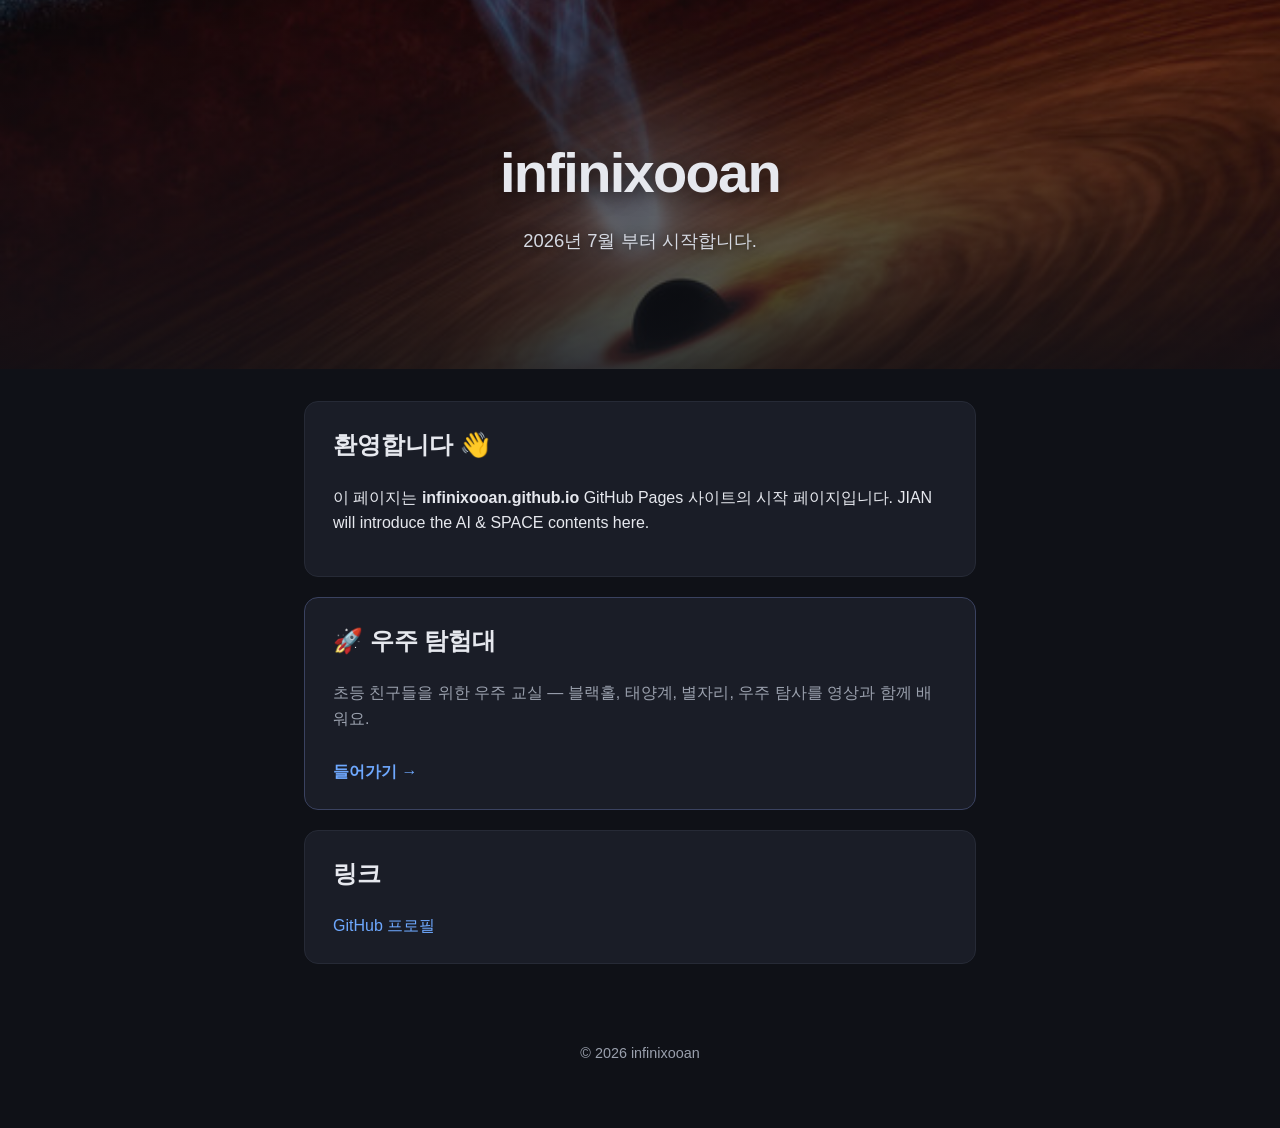
<file: index.html>
<!DOCTYPE html>
<html lang="ko">
<head>
  <meta charset="UTF-8" />
  <meta name="viewport" content="width=device-width, initial-scale=1.0" />
  <title>infinixooan</title>
  <link rel="stylesheet" href="style.css" />
</head>
<body>
  <header class="hero">
    <div class="hero__overlay"></div>
    <div class="hero__content">
      <h1>infinixooan</h1> 
      <p class="tagline">2026년 7월 부터 시작합니다.</p>
    </div>
  </header>

  <main>
    <section class="card">
      <h2>환영합니다 👋</h2>
      <p>
        이 페이지는 <strong>infinixooan.github.io</strong> GitHub Pages 사이트의
        시작 페이지입니다. 
        JIAN will introduce the AI & SPACE contents here.
      </p>
    </section>

    <a class="card card--app" href="space/">
      <h2>🚀 우주 탐험대</h2>
      <p>초등 친구들을 위한 우주 교실 — 블랙홀, 태양계, 별자리, 우주 탐사를 영상과 함께 배워요.</p>
      <span class="card__cta">들어가기 →</span>
    </a>

    <section class="card">
      <h2>링크</h2>
      <ul class="links">
        <li><a href="https://github.com/infinixooan-web">GitHub 프로필</a></li>
      </ul>
    </section>
  </main>

  <footer>
    <p>© <span id="year"></span> infinixooan</p>
  </footer>

  <script src="main.js"></script>
</body>
</html>
</file>
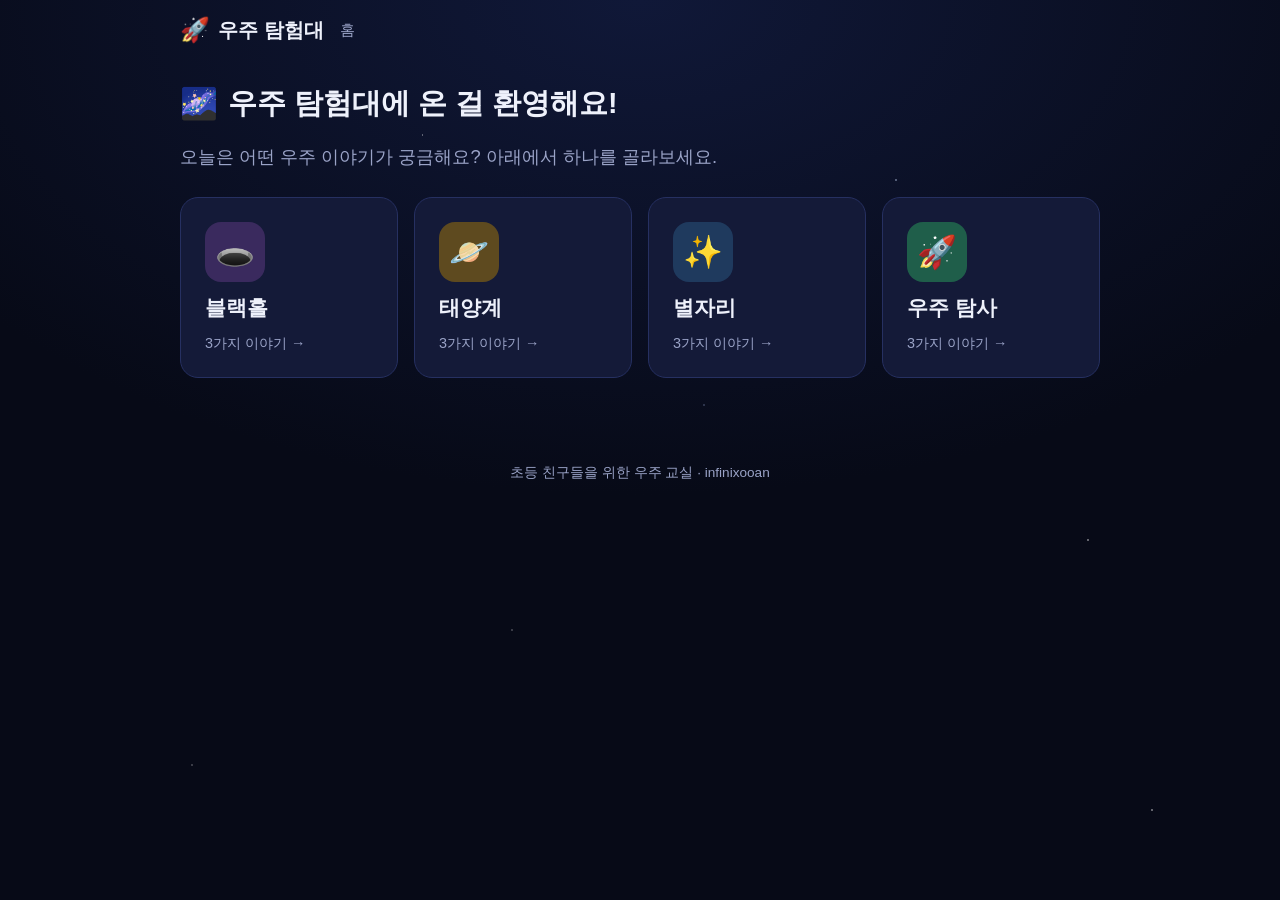
<file: space/index.html>
<!DOCTYPE html>
<html lang="ko">
<head>
<meta charset="UTF-8" />
<meta name="viewport" content="width=device-width, initial-scale=1.0" />
<title>우주 탐험대 · 초등 우주 교실</title>
<link rel="stylesheet" href="app.css" />
</head>
<body>
  <div class="stars" aria-hidden="true"></div>

  <header class="topbar">
    <button id="homeBtn" class="brand" type="button">
      <span class="brand__logo">🚀</span>
      <span class="brand__name">우주 탐험대</span>
    </button>
    <nav id="crumb" class="crumb" aria-label="현재 위치"></nav>
  </header>

  <main id="view" class="view"></main>

  <footer class="foot">
    <p>초등 친구들을 위한 우주 교실 · infinixooan</p>
  </footer>

  <script src="app.js"></script>
</body>
</html>
</file>
<file: style.css>
:root {
  --bg: #0f1117;
  --card: #1a1d27;
  --text: #e6e8ee;
  --muted: #9aa0ad;
  --accent: #6ea8fe;
}

* { box-sizing: border-box; }

body {
  margin: 0;
  font-family: -apple-system, "Segoe UI", Roboto, "Malgun Gothic", sans-serif;
  background: var(--bg);
  color: var(--text);
  line-height: 1.6;
}

.hero {
  position: relative;
  text-align: center;
  padding: 8rem 1.5rem 6rem;
  background-image: url("main-photo.jpg");
  background-size: cover;
  background-position: center;
  overflow: hidden;
}

.hero__overlay {
  position: absolute;
  inset: 0;
  background: linear-gradient(180deg, rgba(15, 17, 23, 0.35) 0%, rgba(15, 17, 23, 0.85) 100%);
}

.hero__content {
  position: relative;
  z-index: 1;
}

.hero h1 {
  margin: 0;
  font-size: 3.5rem;
  letter-spacing: -0.03em;
  text-shadow: 0 2px 20px rgba(0, 0, 0, 0.6);
}

.tagline {
  color: #d5d9e2;
  margin-top: 0.5rem;
  font-size: 1.15rem;
  text-shadow: 0 1px 10px rgba(0, 0, 0, 0.6);
}

main {
  max-width: 720px;
  margin: 0 auto;
  padding: 2rem 1.5rem;
  display: grid;
  gap: 1.25rem;
}

.card {
  background: var(--card);
  border: 1px solid #262a36;
  border-radius: 14px;
  padding: 1.5rem 1.75rem;
}

.card h2 { margin-top: 0; }

.card--app {
  display: block;
  text-decoration: none;
  color: var(--text);
  border-color: #3a4260;
  transition: transform 0.15s, border-color 0.15s, background 0.15s;
}
.card--app:hover {
  transform: translateY(-3px);
  border-color: var(--accent);
  background: #1f2436;
}
.card--app p { color: var(--muted); }
.card__cta {
  display: inline-block;
  margin-top: 0.75rem;
  color: var(--accent);
  font-weight: 600;
}

.links { list-style: none; padding: 0; margin: 0; }

.links a {
  color: var(--accent);
  text-decoration: none;
}

.links a:hover { text-decoration: underline; }

footer {
  text-align: center;
  color: var(--muted);
  padding: 2rem 1rem 3rem;
  font-size: 0.9rem;
}
</file>
<file: space/app.css>
:root {
  --bg: #070a17;
  --bg2: #0e1330;
  --card: #141a38;
  --card-hover: #1b2350;
  --text: #eef1fb;
  --muted: #9aa3c7;
  --line: #263061;
  --accent: #7aa2ff;
}

* { box-sizing: border-box; }

html, body { margin: 0; padding: 0; }

body {
  font-family: "Pretendard", -apple-system, "Segoe UI", Roboto, "Malgun Gothic", sans-serif;
  color: var(--text);
  background: radial-gradient(120% 100% at 50% 0%, #101838 0%, var(--bg) 55%);
  min-height: 100vh;
  position: relative;
  overflow-x: hidden;
}

/* 별이 반짝이는 배경 */
.stars {
  position: fixed;
  inset: 0;
  z-index: 0;
  pointer-events: none;
  background-image:
    radial-gradient(1.5px 1.5px at 20% 30%, #fff, transparent),
    radial-gradient(1.5px 1.5px at 70% 20%, #cfe0ff, transparent),
    radial-gradient(1px 1px at 40% 70%, #fff, transparent),
    radial-gradient(1.5px 1.5px at 85% 60%, #fff, transparent),
    radial-gradient(1px 1px at 55% 45%, #bcd0ff, transparent),
    radial-gradient(1px 1px at 15% 85%, #fff, transparent),
    radial-gradient(1.5px 1.5px at 90% 90%, #fff, transparent),
    radial-gradient(1px 1px at 33% 15%, #fff, transparent);
  opacity: 0.7;
  animation: twinkle 5s ease-in-out infinite alternate;
}
@keyframes twinkle { from { opacity: 0.45; } to { opacity: 0.85; } }

/* 상단 바 */
.topbar {
  position: relative;
  z-index: 1;
  display: flex;
  align-items: center;
  gap: 1rem;
  flex-wrap: wrap;
  padding: 1rem 1.25rem;
  max-width: 960px;
  margin: 0 auto;
}
.brand {
  display: flex; align-items: center; gap: 8px;
  background: none; border: none; cursor: pointer;
  color: var(--text); font-size: 1.25rem; font-weight: 700;
  padding: 0;
}
.brand__logo { font-size: 1.5rem; }
.crumb { display: flex; align-items: center; gap: 6px; font-size: 0.95rem; color: var(--muted); flex-wrap: wrap; }
.crumb a { color: var(--accent); text-decoration: none; cursor: pointer; }
.crumb a:hover { text-decoration: underline; }
.crumb .sep { opacity: 0.5; }

/* 본문 */
.view {
  position: relative;
  z-index: 1;
  max-width: 960px;
  margin: 0 auto;
  padding: 1rem 1.25rem 3rem;
}
.lead {
  font-size: 1.15rem;
  color: var(--muted);
  margin: 0.5rem 0 1.75rem;
}
.page-title { font-size: 1.8rem; margin: 0.5rem 0 1.25rem; display: flex; align-items: center; gap: 10px; }
.page-title .emoji { font-size: 1.9rem; }

/* 대표 주제 카드 그리드 */
.grid {
  display: grid;
  grid-template-columns: repeat(auto-fit, minmax(200px, 1fr));
  gap: 1rem;
}
.topic {
  text-align: left;
  cursor: pointer;
  border: 1px solid var(--line);
  border-radius: 18px;
  padding: 1.5rem;
  background: var(--card);
  color: var(--text);
  transition: transform 0.15s, background 0.15s, border-color 0.15s;
  display: flex; flex-direction: column; gap: 12px;
}
.topic:hover, .topic:focus-visible {
  transform: translateY(-4px);
  background: var(--card-hover);
  border-color: var(--accent);
  outline: none;
}
.topic__icon {
  width: 60px; height: 60px; border-radius: 16px;
  display: flex; align-items: center; justify-content: center;
  font-size: 2rem;
}
.topic__name { font-size: 1.3rem; font-weight: 700; }
.topic__meta { font-size: 0.9rem; color: var(--muted); }

/* 소주제 목록 */
.sublist { display: flex; flex-direction: column; gap: 12px; }
.subitem {
  text-align: left; cursor: pointer;
  border: 1px solid var(--line); border-radius: 14px;
  padding: 1.1rem 1.25rem; background: var(--card); color: var(--text);
  display: flex; align-items: center; justify-content: space-between; gap: 12px;
  transition: background 0.15s, border-color 0.15s;
}
.subitem:hover, .subitem:focus-visible { background: var(--card-hover); border-color: var(--accent); outline: none; }
.subitem__title { font-size: 1.15rem; font-weight: 600; }
.subitem__desc { font-size: 0.92rem; color: var(--muted); margin-top: 3px; }
.subitem__arrow { font-size: 1.4rem; color: var(--muted); flex-shrink: 0; }

/* 상세(학습) 화면 */
.detail-title { font-size: 1.6rem; margin: 0.25rem 0 1rem; }
.video-cta {
  display: flex; flex-direction: column; align-items: center; justify-content: center;
  gap: 12px; text-align: center;
  border: 1px solid var(--line); border-radius: 18px;
  background: linear-gradient(180deg, #17204a, #0e1430);
  padding: 2.5rem 1.5rem; margin-bottom: 1.5rem;
  cursor: pointer; color: var(--text); width: 100%;
  transition: border-color 0.15s;
}
.video-cta:hover { border-color: var(--accent); }
.video-cta__play {
  width: 74px; height: 74px; border-radius: 50%;
  background: var(--accent); color: #0a1230;
  display: flex; align-items: center; justify-content: center;
  font-size: 2rem;
}
.video-cta__label { font-size: 1.15rem; font-weight: 600; }
.video-cta__hint { font-size: 0.9rem; color: var(--muted); }

.explain {
  font-size: 1.1rem; line-height: 1.8; margin: 0 0 1.5rem;
}
.facts {
  border: 1px solid var(--line); border-radius: 16px;
  background: var(--card); padding: 1.25rem 1.5rem; margin-bottom: 1.5rem;
}
.facts h3 { margin: 0 0 10px; font-size: 1.05rem; color: var(--accent); }
.facts ul { margin: 0; padding-left: 1.2rem; line-height: 2; }
.fun {
  border-left: 4px solid var(--accent);
  background: rgba(122,162,255,0.08);
  padding: 0.9rem 1.1rem; border-radius: 0 12px 12px 0;
  font-size: 1.02rem;
}
.fun b { color: var(--accent); }

.foot {
  position: relative; z-index: 1; text-align: center;
  color: var(--muted); font-size: 0.85rem; padding: 1.5rem;
}

@media (max-width: 480px) {
  .page-title { font-size: 1.5rem; }
  .topic { padding: 1.25rem; }
}
</file>
